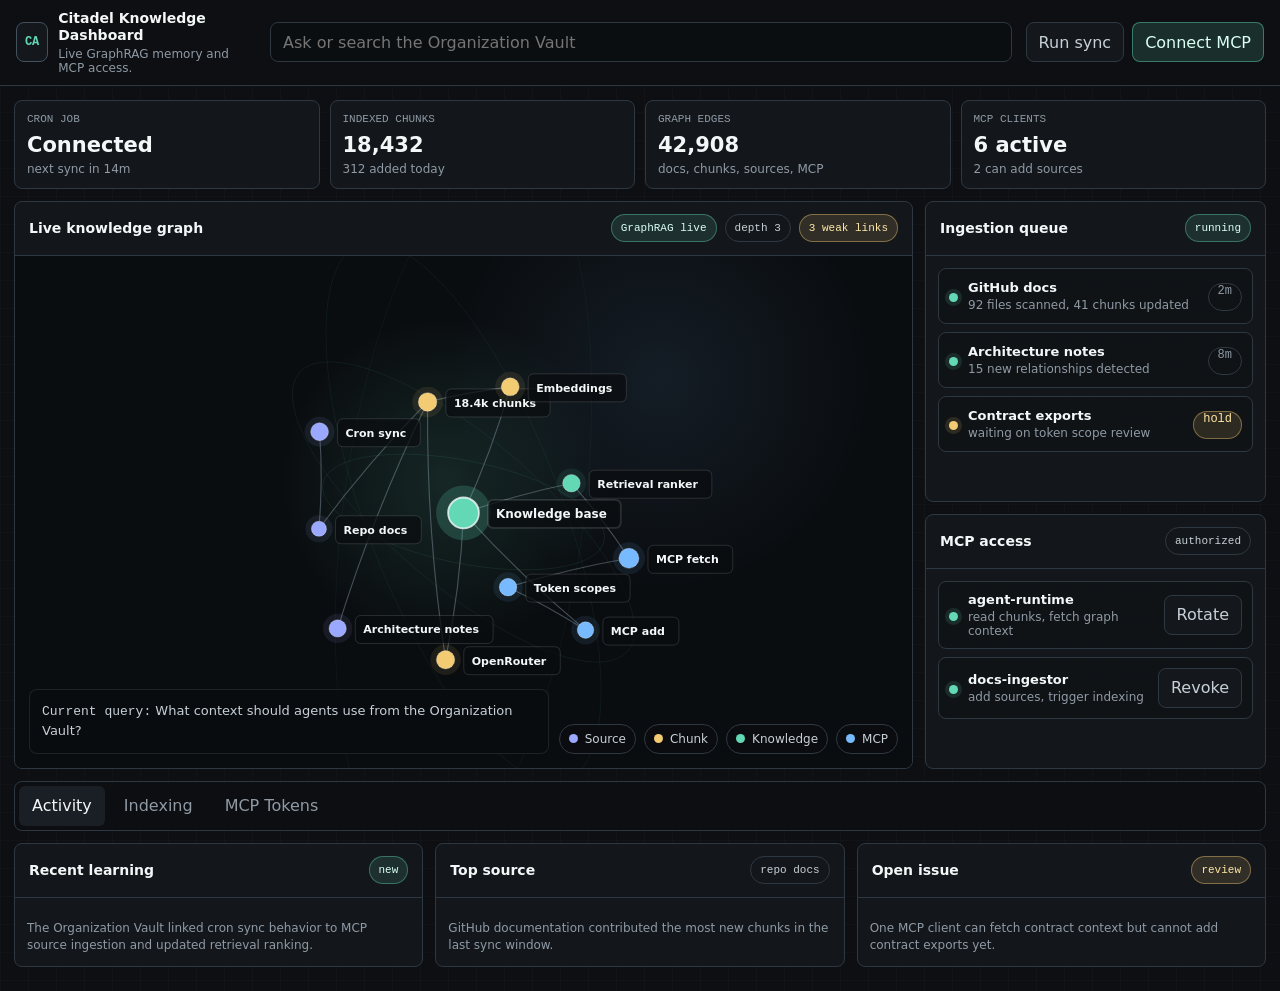
<file: docs/mesh-design-lab.html>
<!doctype html>
<html lang="en">
  <head>
    <meta charset="utf-8" />
    <meta name="viewport" content="width=device-width, initial-scale=1" />
    <title>Citadel Knowledge Dashboard</title>
    <style>
      :root {
        color-scheme: dark;
        --bg: #0d0f12;
        --surface: #14181d;
        --surface-2: #191f25;
        --surface-3: #202730;
        --line: #2e3842;
        --line-strong: #43515f;
        --text: #f4f7f8;
        --soft: #c7d0d7;
        --muted: #8f9aa5;
        --accent: #63d8b5;
        --accent-soft: rgba(99, 216, 181, 0.13);
        --blue: #78baff;
        --blue-soft: rgba(120, 186, 255, 0.13);
        --amber: #f3cb72;
        --amber-soft: rgba(243, 203, 114, 0.13);
        --red: #ff8580;
        --red-soft: rgba(255, 133, 128, 0.13);
        --focus: #a5ecda;
        --radius: 8px;
        --mono: "SFMono-Regular", Consolas, "Liberation Mono", Menlo, monospace;
        --sans: Inter, ui-sans-serif, system-ui, -apple-system, BlinkMacSystemFont, "Segoe UI", sans-serif;
      }

      * {
        box-sizing: border-box;
      }

      html,
      body {
        margin: 0;
        min-height: 100%;
        background: var(--bg);
        color: var(--text);
        font-family: var(--sans);
        letter-spacing: 0;
      }

      body {
        min-width: 320px;
      }

      button,
      input,
      select {
        font: inherit;
      }

      button,
      input,
      select,
      a {
        outline: none;
      }

      button:focus-visible,
      input:focus-visible,
      select:focus-visible,
      a:focus-visible {
        outline: 2px solid var(--focus);
        outline-offset: 2px;
      }

      button {
        border: 0;
        cursor: pointer;
      }

      .app {
        min-height: 100vh;
        background:
          linear-gradient(rgba(255, 255, 255, 0.016) 1px, transparent 1px),
          linear-gradient(90deg, rgba(255, 255, 255, 0.016) 1px, transparent 1px),
          var(--bg);
        background-size: 28px 28px;
      }

      .topbar {
        min-height: 62px;
        display: grid;
        grid-template-columns: 240px minmax(240px, 1fr) auto;
        gap: 14px;
        align-items: center;
        padding: 10px 16px;
        border-bottom: 1px solid var(--line);
        background: rgba(13, 15, 18, 0.96);
      }

      .brand {
        min-width: 0;
        display: flex;
        align-items: center;
        gap: 10px;
      }

      .mark {
        width: 40px;
        height: 40px;
        display: grid;
        place-items: center;
        border: 1px solid var(--line-strong);
        border-radius: var(--radius);
        background: var(--surface);
        color: var(--accent);
        font-family: var(--mono);
        font-size: 12px;
        font-weight: 800;
      }

      .brand h1 {
        margin: 0;
        font-size: 14px;
        line-height: 1.2;
      }

      .brand p {
        margin: 3px 0 0;
        color: var(--muted);
        font-size: 12px;
      }

      .search {
        min-height: 40px;
        width: 100%;
        border: 1px solid var(--line);
        border-radius: var(--radius);
        padding: 0 12px;
        background: #0b0e11;
        color: var(--text);
      }

      .actions {
        display: flex;
        gap: 8px;
        justify-content: flex-end;
      }

      .btn {
        min-height: 40px;
        display: inline-flex;
        align-items: center;
        justify-content: center;
        gap: 8px;
        border: 1px solid var(--line);
        border-radius: var(--radius);
        padding: 0 12px;
        background: var(--surface);
        color: var(--soft);
        transition:
          background-color 120ms ease-out,
          border-color 120ms ease-out,
          transform 80ms ease-out;
      }

      .btn:hover {
        border-color: var(--line-strong);
        background: var(--surface-2);
      }

      .btn:active {
        transform: translateY(1px);
      }

      .btn.primary {
        border-color: rgba(99, 216, 181, 0.45);
        background: rgba(99, 216, 181, 0.16);
        color: #dcfff5;
      }

      .layout {
        width: min(1380px, calc(100vw - 28px));
        margin: 0 auto;
        padding: 14px 0 24px;
      }

      .status-grid {
        display: grid;
        grid-template-columns: repeat(4, minmax(0, 1fr));
        gap: 10px;
        margin-bottom: 12px;
      }

      .stat,
      .panel {
        border: 1px solid var(--line);
        border-radius: var(--radius);
        background: rgba(20, 24, 29, 0.88);
      }

      .stat {
        min-height: 86px;
        padding: 12px;
      }

      .label {
        display: block;
        margin-bottom: 8px;
        color: var(--muted);
        font-family: var(--mono);
        font-size: 11px;
        text-transform: uppercase;
      }

      .value {
        display: block;
        color: var(--text);
        font-size: 21px;
        font-weight: 780;
      }

      .subvalue {
        display: block;
        margin-top: 5px;
        color: var(--muted);
        font-size: 12px;
      }

      .dot {
        width: 9px;
        height: 9px;
        display: inline-block;
        border-radius: 999px;
        background: var(--accent);
        box-shadow: 0 0 0 4px rgba(99, 216, 181, 0.12);
      }

      .dot.warn {
        background: var(--amber);
        box-shadow: 0 0 0 4px rgba(243, 203, 114, 0.12);
      }

      .dashboard {
        display: grid;
        grid-template-columns: minmax(0, 1.45fr) minmax(320px, 0.55fr);
        gap: 12px;
      }

      .panel-head {
        min-height: 54px;
        display: flex;
        align-items: center;
        justify-content: space-between;
        gap: 12px;
        padding: 12px 14px;
        border-bottom: 1px solid var(--line);
      }

      .panel-head h2,
      .panel-head h3 {
        margin: 0;
        font-size: 14px;
      }

      .pill-row {
        display: flex;
        flex-wrap: wrap;
        gap: 8px;
        justify-content: flex-end;
      }

      .pill {
        display: inline-flex;
        min-height: 28px;
        align-items: center;
        justify-content: center;
        border: 1px solid var(--line);
        border-radius: 999px;
        padding: 0 9px;
        color: var(--soft);
        font-family: var(--mono);
        font-size: 11px;
        white-space: nowrap;
      }

      .pill.good {
        border-color: rgba(99, 216, 181, 0.4);
        background: var(--accent-soft);
        color: #dcfff5;
      }

      .pill.warn {
        border-color: rgba(243, 203, 114, 0.42);
        background: var(--amber-soft);
        color: #ffe8a7;
      }

      .graph-panel {
        min-height: 566px;
        overflow: hidden;
      }

      .graph-body {
        position: relative;
        min-height: 512px;
        background:
          radial-gradient(circle at 48% 44%, rgba(99, 216, 181, 0.13), transparent 30%),
          radial-gradient(circle at 72% 24%, rgba(120, 186, 255, 0.09), transparent 28%),
          #0a0d10;
      }

      .graph-canvas {
        position: absolute;
        inset: 0;
        width: 100%;
        height: 100%;
      }

      .graph-overlay {
        position: absolute;
        left: 14px;
        right: 14px;
        bottom: 14px;
        display: grid;
        grid-template-columns: minmax(0, 1fr) auto;
        gap: 10px;
        align-items: end;
        pointer-events: none;
      }

      .query-card {
        max-width: 560px;
        border: 1px solid rgba(255, 255, 255, 0.09);
        border-radius: var(--radius);
        padding: 12px;
        background: rgba(10, 13, 16, 0.78);
        backdrop-filter: blur(12px);
      }

      .query-card p {
        margin: 0;
        color: var(--soft);
        font-size: 13px;
        line-height: 1.45;
      }

      .mono {
        font-family: var(--mono);
      }

      .legend {
        display: flex;
        flex-wrap: wrap;
        gap: 8px;
        justify-content: flex-end;
      }

      .legend-item {
        min-height: 30px;
        display: inline-flex;
        align-items: center;
        gap: 7px;
        border: 1px solid var(--line);
        border-radius: 999px;
        padding: 0 9px;
        background: rgba(10, 13, 16, 0.74);
        color: var(--soft);
        font-size: 12px;
      }

      .legend-dot {
        width: 9px;
        height: 9px;
        border-radius: 999px;
        background: var(--accent);
      }

      .legend-dot.source {
        background: #9ba8ff;
      }

      .legend-dot.chunk {
        background: var(--amber);
      }

      .legend-dot.mcp {
        background: var(--blue);
      }

      .side-stack {
        display: grid;
        gap: 12px;
      }

      .panel-body {
        padding: 12px;
      }

      .list {
        display: grid;
        gap: 8px;
        margin: 0;
        padding: 0;
        list-style: none;
      }

      .row {
        min-height: 56px;
        display: grid;
        grid-template-columns: auto minmax(0, 1fr) auto;
        gap: 10px;
        align-items: center;
        border: 1px solid var(--line);
        border-radius: var(--radius);
        padding: 10px;
        background: rgba(13, 15, 18, 0.48);
      }

      .row strong {
        display: block;
        color: var(--text);
        font-size: 13px;
      }

      .row span {
        display: block;
        margin-top: 3px;
        color: var(--muted);
        font-size: 12px;
      }

      .tabs {
        display: flex;
        gap: 6px;
        margin: 12px 0;
        padding: 4px;
        overflow-x: auto;
        border: 1px solid var(--line);
        border-radius: var(--radius);
        background: rgba(13, 15, 18, 0.84);
      }

      .tab {
        min-height: 40px;
        flex: 0 0 auto;
        border-radius: 6px;
        padding: 0 13px;
        background: transparent;
        color: var(--muted);
      }

      .tab:hover,
      .tab[aria-selected="true"] {
        background: var(--surface-2);
        color: var(--text);
      }

      .view[hidden] {
        display: none;
      }

      .bottom-grid {
        display: grid;
        grid-template-columns: repeat(3, minmax(0, 1fr));
        gap: 12px;
      }

      .form-row {
        display: grid;
        grid-template-columns: minmax(0, 1fr) minmax(0, 1fr) auto;
        gap: 10px;
        align-items: end;
      }

      .field label {
        display: block;
        margin-bottom: 6px;
        color: var(--muted);
        font-size: 12px;
      }

      .field input,
      .field select {
        width: 100%;
        min-height: 42px;
        border: 1px solid var(--line);
        border-radius: var(--radius);
        padding: 0 11px;
        background: #0b0e11;
        color: var(--text);
      }

      .note {
        margin: 10px 0 0;
        color: var(--muted);
        font-size: 12px;
        line-height: 1.45;
      }

      @media (prefers-reduced-motion: reduce) {
        *,
        *::before,
        *::after {
          transition-duration: 0.001ms !important;
          animation-duration: 0.001ms !important;
          scroll-behavior: auto !important;
        }
      }

      @media (max-width: 1100px) {
        .topbar,
        .dashboard,
        .bottom-grid,
        .form-row {
          grid-template-columns: 1fr;
        }

        .actions {
          justify-content: stretch;
        }

        .actions .btn {
          flex: 1;
        }

        .status-grid {
          grid-template-columns: repeat(2, minmax(0, 1fr));
        }
      }

      @media (max-width: 640px) {
        .layout {
          width: min(100vw - 24px, 1380px);
          padding-top: 12px;
        }

        .status-grid,
        .row,
        .graph-overlay {
          grid-template-columns: 1fr;
        }

        .graph-panel {
          min-height: 480px;
        }

        .graph-body {
          min-height: 424px;
        }

        .panel-head {
          align-items: flex-start;
          flex-direction: column;
        }

        .pill-row,
        .legend {
          justify-content: flex-start;
        }
      }
    </style>
  </head>
  <body>
    <div class="app">
      <header class="topbar">
        <div class="brand">
          <div class="mark" aria-hidden="true">CA</div>
          <div>
            <h1>Citadel Knowledge Dashboard</h1>
            <p>Live GraphRAG memory and MCP access.</p>
          </div>
        </div>
        <input class="search" type="search" autocomplete="off" placeholder="Ask or search the Organization Vault" aria-label="Search Organization Vault" />
        <div class="actions">
          <button class="btn" type="button">Run sync</button>
          <button class="btn primary" type="button">Connect MCP</button>
        </div>
      </header>

      <main class="layout">
        <section class="status-grid" aria-label="Dashboard status">
          <article class="stat">
            <span class="label">Cron job</span>
            <span class="value">Connected</span>
            <span class="subvalue">next sync in 14m</span>
          </article>
          <article class="stat">
            <span class="label">Indexed chunks</span>
            <span class="value">18,432</span>
            <span class="subvalue">312 added today</span>
          </article>
          <article class="stat">
            <span class="label">Graph edges</span>
            <span class="value">42,908</span>
            <span class="subvalue">docs, chunks, sources, MCP</span>
          </article>
          <article class="stat">
            <span class="label">MCP clients</span>
            <span class="value">6 active</span>
            <span class="subvalue">2 can add sources</span>
          </article>
        </section>

        <section class="dashboard">
          <section class="panel graph-panel" aria-labelledby="graph-title">
            <div class="panel-head">
              <h2 id="graph-title">Live knowledge graph</h2>
              <div class="pill-row">
                <span class="pill good">GraphRAG live</span>
                <span class="pill">depth 3</span>
                <span class="pill warn">3 weak links</span>
              </div>
            </div>
            <div class="graph-body">
              <canvas class="graph-canvas" id="graphCanvas" aria-label="Live GraphRAG graph with sources, chunks, Organization Vault, and MCP clients" role="img"></canvas>
              <div class="graph-overlay">
                <div class="query-card">
                  <p><span class="mono">Current query:</span> What context should agents use from the Organization Vault?</p>
                </div>
                <div class="legend" aria-label="Graph legend">
                  <span class="legend-item"><span class="legend-dot source"></span>Source</span>
                  <span class="legend-item"><span class="legend-dot chunk"></span>Chunk</span>
                  <span class="legend-item"><span class="legend-dot"></span>Knowledge</span>
                  <span class="legend-item"><span class="legend-dot mcp"></span>MCP</span>
                </div>
              </div>
            </div>
          </section>

          <div class="side-stack">
            <section class="panel">
              <div class="panel-head">
                <h3>Ingestion queue</h3>
                <span class="pill good">running</span>
              </div>
              <div class="panel-body">
                <ul class="list">
                  <li class="row">
                    <span class="dot"></span>
                    <div><strong>GitHub docs</strong><span>92 files scanned, 41 chunks updated</span></div>
                    <span class="pill">2m</span>
                  </li>
                  <li class="row">
                    <span class="dot"></span>
                    <div><strong>Architecture notes</strong><span>15 new relationships detected</span></div>
                    <span class="pill">8m</span>
                  </li>
                  <li class="row">
                    <span class="dot warn"></span>
                    <div><strong>Contract exports</strong><span>waiting on token scope review</span></div>
                    <span class="pill warn">hold</span>
                  </li>
                </ul>
              </div>
            </section>

            <section class="panel">
              <div class="panel-head">
                <h3>MCP access</h3>
                <span class="pill">authorized</span>
              </div>
              <div class="panel-body">
                <ul class="list">
                  <li class="row">
                    <span class="dot"></span>
                    <div><strong>agent-runtime</strong><span>read chunks, fetch graph context</span></div>
                    <button class="btn" type="button">Rotate</button>
                  </li>
                  <li class="row">
                    <span class="dot"></span>
                    <div><strong>docs-ingestor</strong><span>add sources, trigger indexing</span></div>
                    <button class="btn" type="button">Revoke</button>
                  </li>
                </ul>
              </div>
            </section>
          </div>
        </section>

        <nav class="tabs" role="tablist" aria-label="Dashboard details">
          <button class="tab" type="button" role="tab" aria-selected="true" aria-controls="activity" data-tab="activity">Activity</button>
          <button class="tab" type="button" role="tab" aria-selected="false" aria-controls="indexing" data-tab="indexing">Indexing</button>
          <button class="tab" type="button" role="tab" aria-selected="false" aria-controls="mcp" data-tab="mcp">MCP Tokens</button>
        </nav>

        <section class="view" id="activity" role="tabpanel">
          <div class="bottom-grid">
            <article class="panel">
              <div class="panel-head"><h3>Recent learning</h3><span class="pill good">new</span></div>
              <div class="panel-body">
                <p class="note">The Organization Vault linked cron sync behavior to MCP source ingestion and updated retrieval ranking.</p>
              </div>
            </article>
            <article class="panel">
              <div class="panel-head"><h3>Top source</h3><span class="pill">repo docs</span></div>
              <div class="panel-body">
                <p class="note">GitHub documentation contributed the most new chunks in the last sync window.</p>
              </div>
            </article>
            <article class="panel">
              <div class="panel-head"><h3>Open issue</h3><span class="pill warn">review</span></div>
              <div class="panel-body">
                <p class="note">One MCP client can fetch contract context but cannot add contract exports yet.</p>
              </div>
            </article>
          </div>
        </section>

        <section class="view" id="indexing" role="tabpanel" hidden>
          <section class="panel">
            <div class="panel-head"><h3>Indexing pipeline</h3><span class="pill good">healthy</span></div>
            <div class="panel-body">
              <ul class="list">
                <li class="row"><span class="dot"></span><div><strong>Pull raw data</strong><span>Cron fetches docs, repos, notes, and architecture records.</span></div><span class="pill">cron</span></li>
                <li class="row"><span class="dot"></span><div><strong>Chunk by meaning</strong><span>Semantic boundaries keep retrieval concise and useful.</span></div><span class="pill">18,432</span></li>
                <li class="row"><span class="dot"></span><div><strong>Embed and link</strong><span>Chunks become graph nodes with source, topic, and relationship edges.</span></div><span class="pill">42,908</span></li>
                <li class="row"><span class="dot"></span><div><strong>Optimize answers</strong><span>Retrieval returns ranked context for any authorized MCP client.</span></div><span class="pill good">live</span></li>
              </ul>
            </div>
          </section>
        </section>

        <section class="view" id="mcp" role="tabpanel" hidden>
          <section class="panel">
            <div class="panel-head"><h3>Issue MCP access</h3><span class="pill">token gated</span></div>
            <div class="panel-body">
              <div class="form-row">
                <div class="field">
                  <label for="client-name">Client name</label>
                  <input id="client-name" type="text" autocomplete="organization" placeholder="agent-runtime" />
                </div>
                <div class="field">
                  <label for="scope">Scope</label>
                  <select id="scope">
                    <option>Read knowledge graph</option>
                    <option>Read and add sources</option>
                    <option>Admin authorization</option>
                  </select>
                </div>
                <button class="btn primary" type="button">Issue token</button>
              </div>
              <p class="note">Token secrets should only be generated server-side. This dashboard shows scope, expiration, rotation, and revocation status.</p>
            </div>
          </section>
        </section>
      </main>
    </div>

    <script>
      const tabs = Array.from(document.querySelectorAll("[data-tab]"));
      const panels = Array.from(document.querySelectorAll("[role='tabpanel']"));
      const canvas = document.querySelector("#graphCanvas");
      const reducedMotion = window.matchMedia("(prefers-reduced-motion: reduce)").matches;

      const nodes = [
        { id: "kb", label: "Knowledge base", kind: "knowledge", x: 0, y: 0, z: 0, size: 22 },
        { id: "cron", label: "Cron sync", kind: "source", x: -0.78, y: -0.42, z: 0.1, size: 13 },
        { id: "repo", label: "Repo docs", kind: "source", x: -0.92, y: 0.12, z: -0.22, size: 12 },
        { id: "notes", label: "Architecture notes", kind: "source", x: -0.62, y: 0.62, z: 0.24, size: 12 },
        { id: "chunks", label: "18.4k chunks", kind: "chunk", x: -0.24, y: -0.62, z: -0.16, size: 14 },
        { id: "embed", label: "Embeddings", kind: "chunk", x: 0.28, y: -0.64, z: 0.2, size: 12 },
        { id: "rank", label: "Retrieval ranker", kind: "knowledge", x: 0.56, y: -0.18, z: -0.26, size: 13 },
        { id: "mcpRead", label: "MCP fetch", kind: "mcp", x: 0.86, y: 0.2, z: 0.18, size: 13 },
        { id: "mcpAdd", label: "MCP add", kind: "mcp", x: 0.64, y: 0.62, z: -0.18, size: 12 },
        { id: "openrouter", label: "OpenRouter", kind: "chunk", x: -0.02, y: 0.72, z: 0.34, size: 12 },
        { id: "auth", label: "Token scopes", kind: "mcp", x: 0.3, y: 0.34, z: 0.42, size: 11 },
      ];

      const edges = [
        ["cron", "repo"],
        ["repo", "chunks"],
        ["notes", "chunks"],
        ["openrouter", "chunks"],
        ["chunks", "embed"],
        ["embed", "kb"],
        ["kb", "rank"],
        ["rank", "mcpRead"],
        ["mcpAdd", "kb"],
        ["auth", "mcpRead"],
        ["auth", "mcpAdd"],
        ["kb", "openrouter"],
      ];

      const colors = {
        source: "#9ba8ff",
        chunk: "#f3cb72",
        knowledge: "#63d8b5",
        mcp: "#78baff",
      };

      let projected = [];

      function activateTab(name) {
        tabs.forEach((tab) => tab.setAttribute("aria-selected", String(tab.dataset.tab === name)));
        panels.forEach((panel) => {
          panel.hidden = panel.id !== name;
        });
      }

      tabs.forEach((tab) => {
        tab.addEventListener("click", () => activateTab(tab.dataset.tab));
        tab.addEventListener("keydown", (event) => {
          if (!["ArrowLeft", "ArrowRight"].includes(event.key)) return;
          event.preventDefault();
          const index = tabs.indexOf(tab);
          const nextIndex = event.key === "ArrowRight" ? (index + 1) % tabs.length : (index - 1 + tabs.length) % tabs.length;
          tabs[nextIndex].focus();
          activateTab(tabs[nextIndex].dataset.tab);
        });
      });

      function resizeCanvas() {
        const ratio = Math.max(1, Math.min(2, window.devicePixelRatio || 1));
        const rect = canvas.getBoundingClientRect();
        canvas.width = Math.max(1, Math.round(rect.width * ratio));
        canvas.height = Math.max(1, Math.round(rect.height * ratio));
        const ctx = canvas.getContext("2d");
        ctx.setTransform(ratio, 0, 0, ratio, 0, 0);
        return { ctx, width: rect.width, height: rect.height };
      }

      function project(node, angle, width, height) {
        const scale = Math.min(width, height) * 0.52;
        const cos = Math.cos(angle);
        const sin = Math.sin(angle);
        const x = node.x * cos - node.z * sin;
        const z = node.x * sin + node.z * cos;
        const y = node.y + Math.sin(angle * 0.8 + node.x) * 0.03;
        const perspective = 1.12 / (1.6 - z * 0.42);
        return {
          node,
          x: width / 2 + x * scale * perspective,
          y: height / 2 + y * scale * perspective,
          z,
          radius: node.size * perspective,
        };
      }

      function roundRect(ctx, x, y, width, height, radius) {
        ctx.beginPath();
        ctx.moveTo(x + radius, y);
        ctx.lineTo(x + width - radius, y);
        ctx.quadraticCurveTo(x + width, y, x + width, y + radius);
        ctx.lineTo(x + width, y + height - radius);
        ctx.quadraticCurveTo(x + width, y + height, x + width - radius, y + height);
        ctx.lineTo(x + radius, y + height);
        ctx.quadraticCurveTo(x, y + height, x, y + height - radius);
        ctx.lineTo(x, y + radius);
        ctx.quadraticCurveTo(x, y, x + radius, y);
      }

      function draw(time) {
        if (!canvas) return;
        const { ctx, width, height } = resizeCanvas();
        const angle = reducedMotion ? 0.55 : time * 0.00012;
        projected = nodes.map((node) => project(node, angle, width, height));
        const byId = new Map(projected.map((point) => [point.node.id, point]));

        ctx.clearRect(0, 0, width, height);

        ctx.save();
        ctx.translate(width / 2, height / 2);
        for (let i = 0; i < 4; i += 1) {
          ctx.beginPath();
          ctx.ellipse(0, 0, width * (0.16 + i * 0.08), height * (0.1 + i * 0.045), angle + i * 0.5, 0, Math.PI * 2);
          ctx.strokeStyle = `rgba(99,216,181,${0.09 - i * 0.014})`;
          ctx.lineWidth = 1;
          ctx.stroke();
        }
        ctx.restore();

        edges.forEach(([from, to]) => {
          const a = byId.get(from);
          const b = byId.get(to);
          ctx.beginPath();
          ctx.moveTo(a.x, a.y);
          ctx.quadraticCurveTo((a.x + b.x) / 2 + (b.y - a.y) * 0.04, (a.y + b.y) / 2 + (a.x - b.x) * 0.03, b.x, b.y);
          ctx.strokeStyle = "rgba(150,170,185,0.4)";
          ctx.lineWidth = 1.15;
          ctx.stroke();
        });

        projected
          .slice()
          .sort((a, b) => a.z - b.z)
          .forEach((point) => {
            const { node } = point;
            const color = colors[node.kind];
            const core = node.id === "kb";
            ctx.beginPath();
            ctx.arc(point.x, point.y, point.radius + (core ? 12 : 6), 0, Math.PI * 2);
            ctx.fillStyle = core ? `${color}32` : `${color}18`;
            ctx.fill();

            ctx.beginPath();
            ctx.arc(point.x, point.y, point.radius, 0, Math.PI * 2);
            ctx.fillStyle = color;
            ctx.fill();

            ctx.strokeStyle = core ? "rgba(255,255,255,0.76)" : "rgba(255,255,255,0.26)";
            ctx.lineWidth = core ? 1.8 : 1;
            ctx.stroke();

            const label = node.label;
            ctx.font = core ? "700 12px Inter, system-ui, sans-serif" : "600 11px Inter, system-ui, sans-serif";
            const labelWidth = Math.min(190, ctx.measureText(label).width + 22);
            const x = point.x + point.radius + 9;
            const y = point.y - 13;
            ctx.fillStyle = "rgba(10,13,16,0.72)";
            ctx.strokeStyle = "rgba(255,255,255,0.13)";
            roundRect(ctx, x, y, labelWidth, 28, 6);
            ctx.fill();
            ctx.stroke();
            ctx.fillStyle = "#f4f7f8";
            ctx.fillText(label, x + 8, y + 18);
          });

        if (!reducedMotion) requestAnimationFrame(draw);
      }

      window.addEventListener("resize", () => draw(performance.now()));
      requestAnimationFrame(draw);
    </script>
  </body>
</html>
</file>
